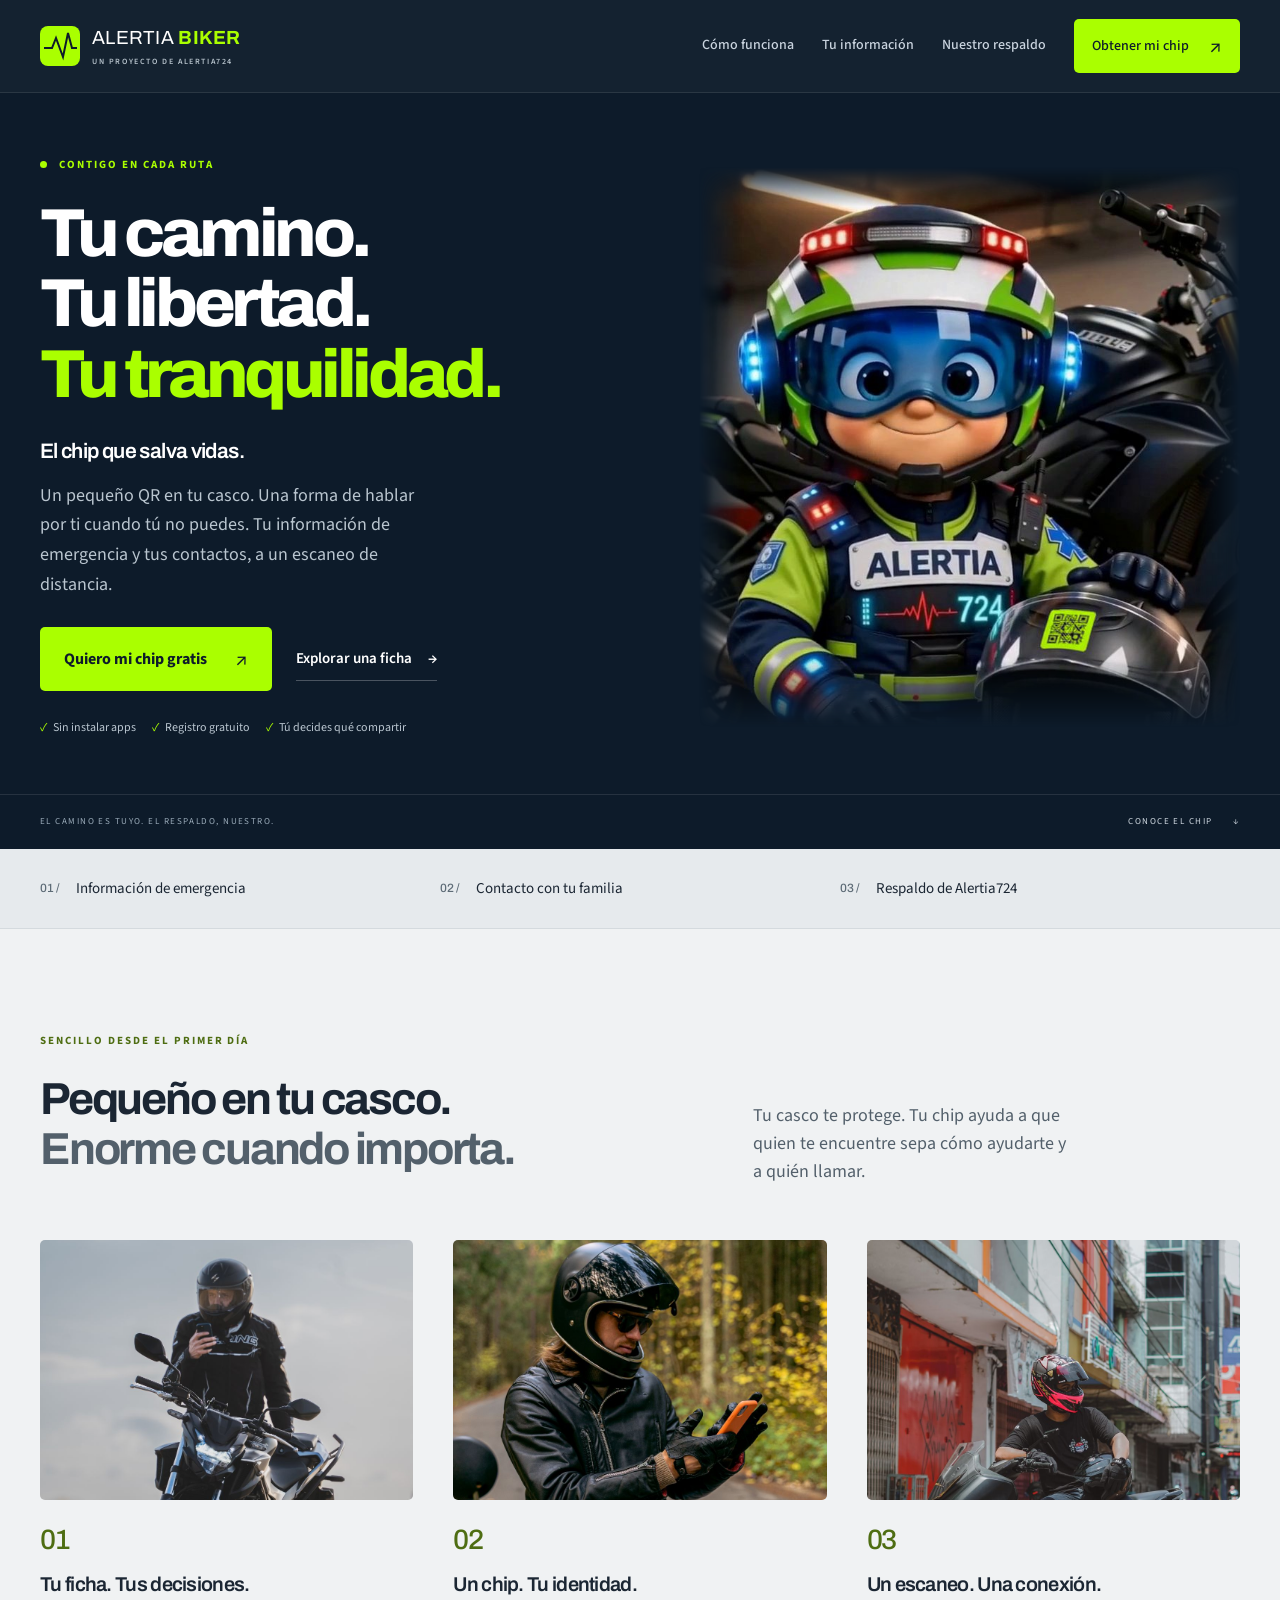
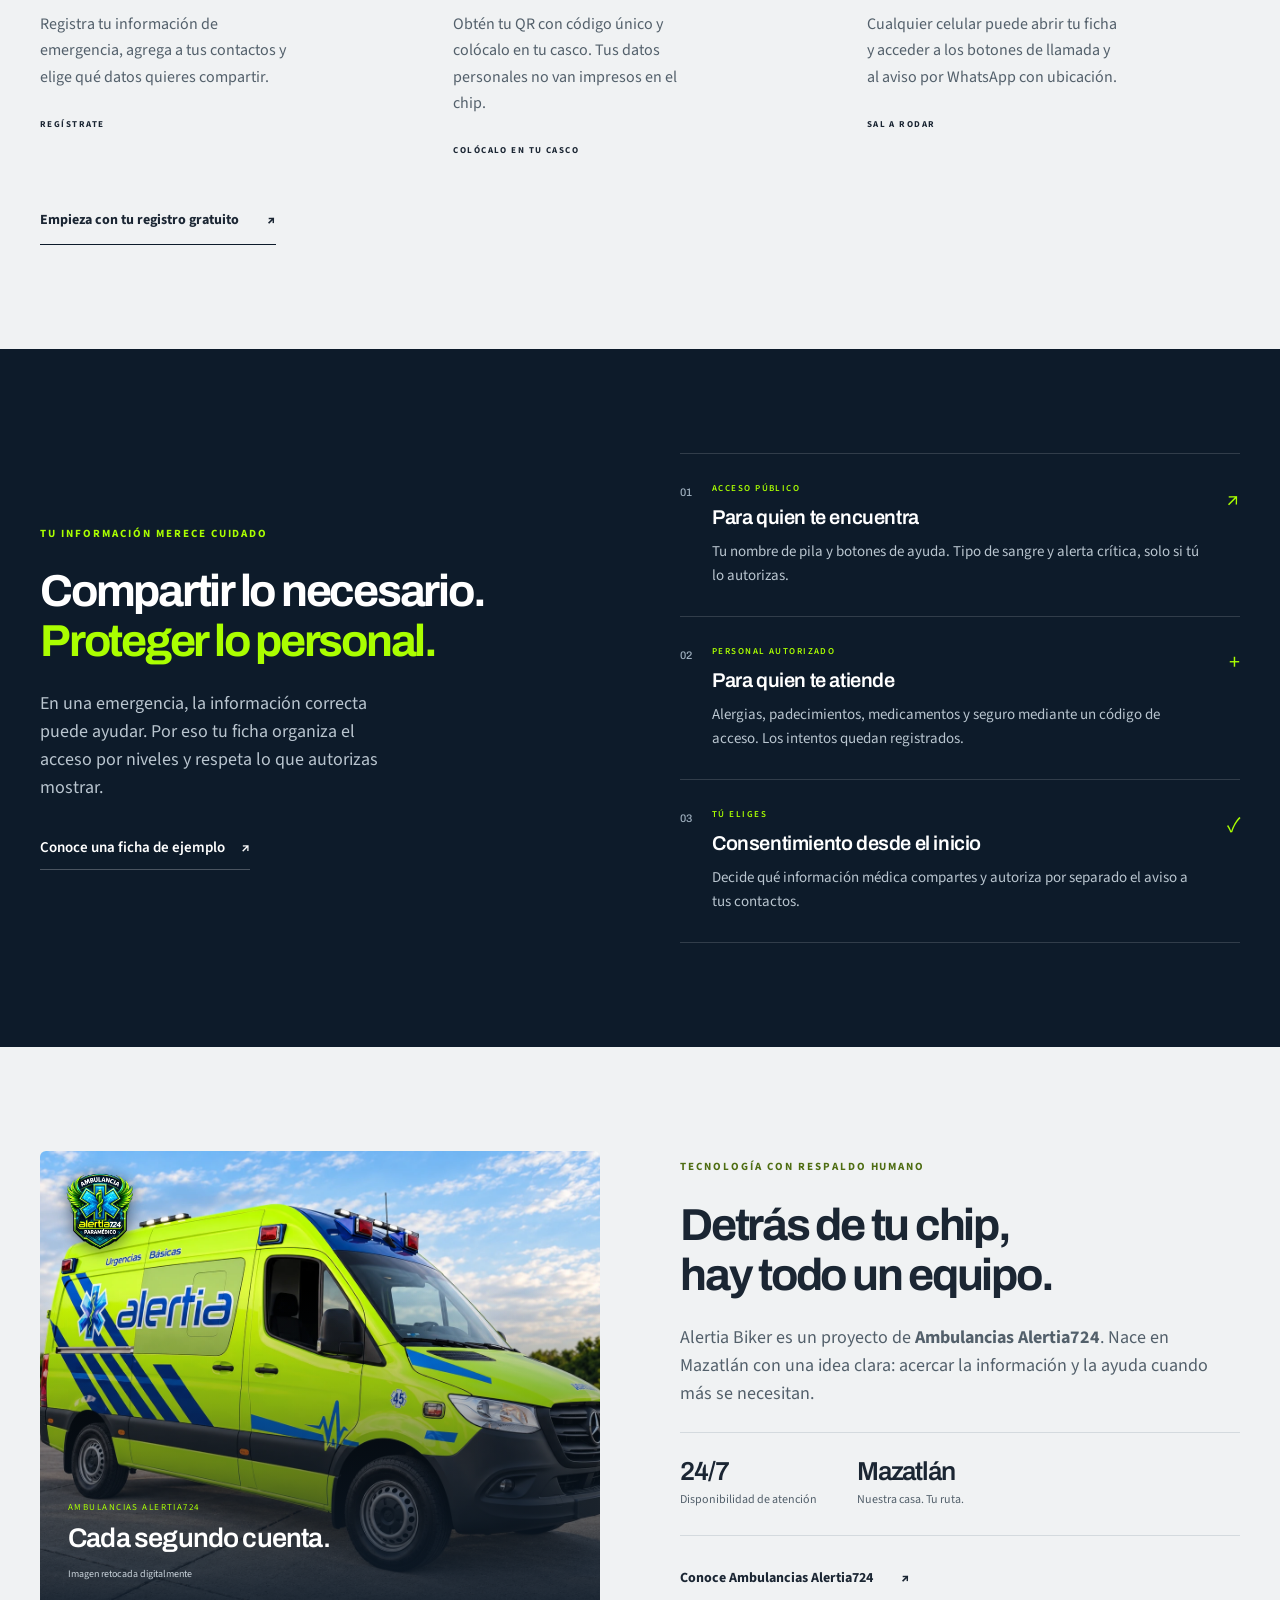
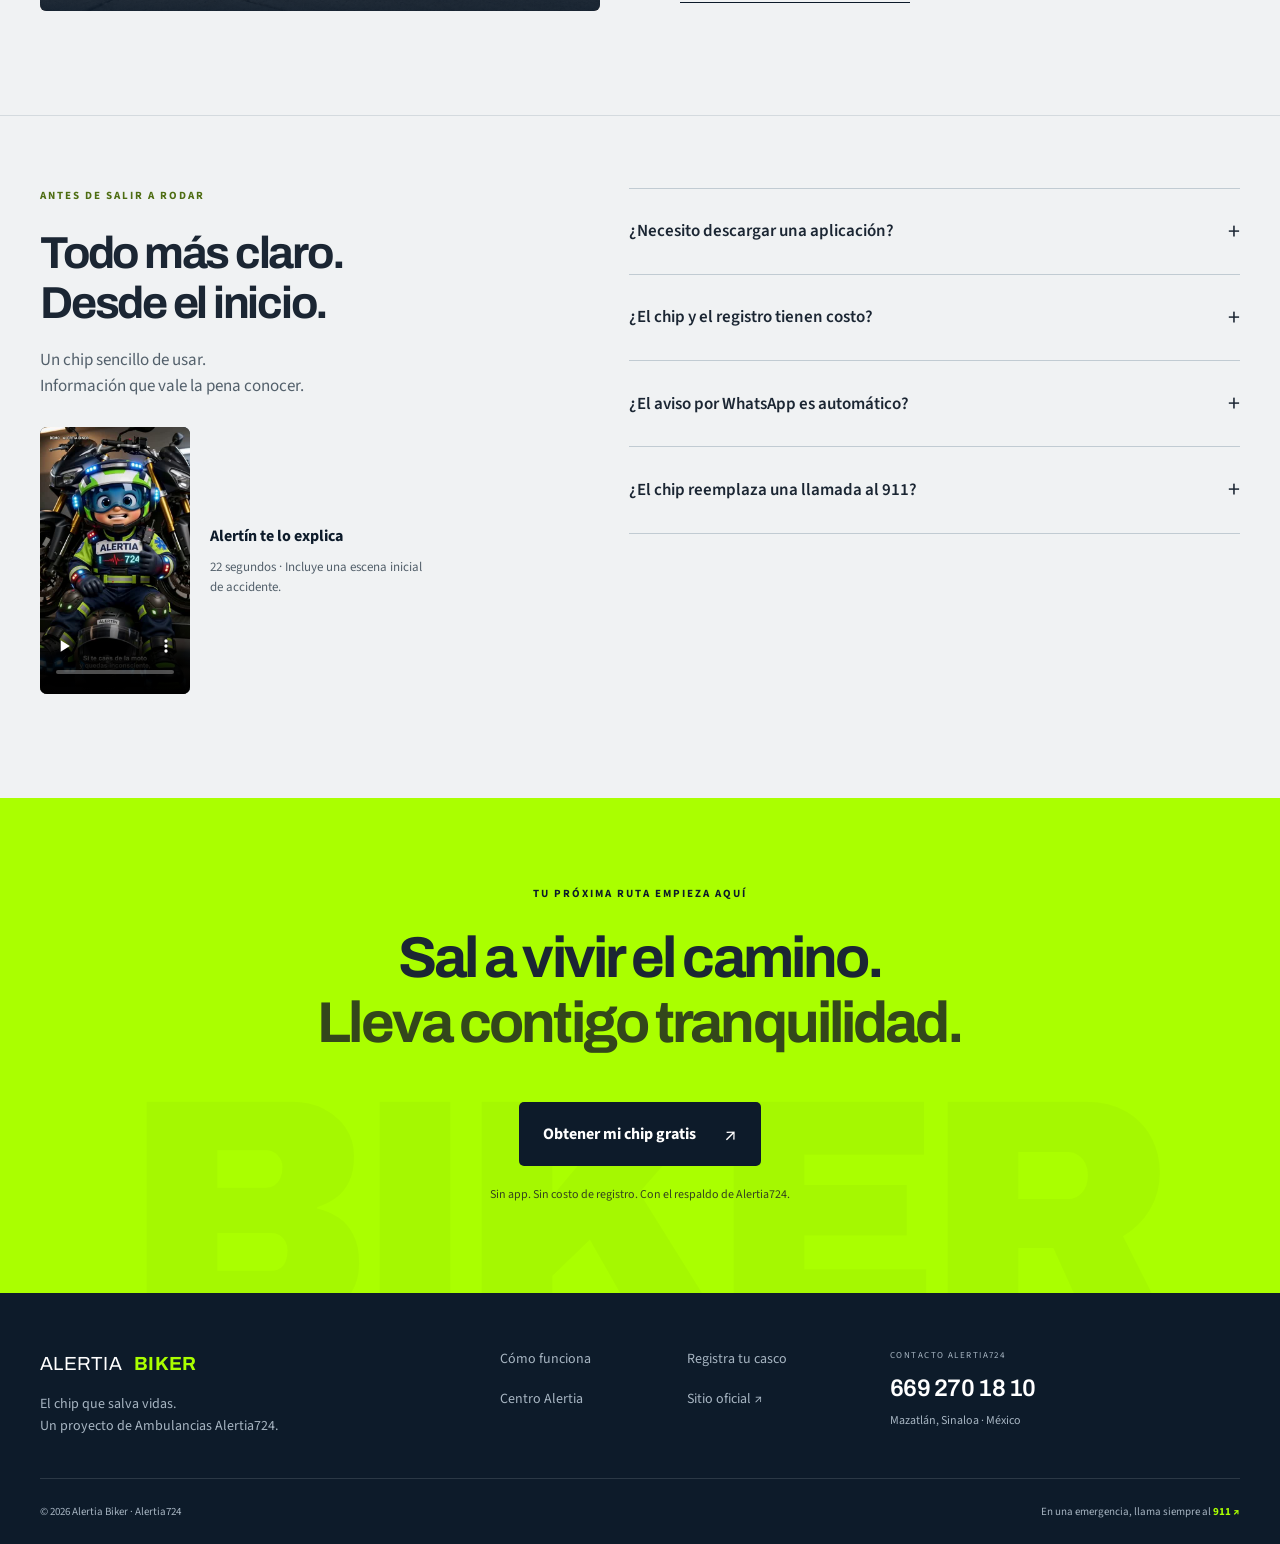
<file: index.html>
<!doctype html>
<html lang="es">
<head>
<meta charset="utf-8">
<meta name="viewport" content="width=device-width, initial-scale=1, viewport-fit=cover">
<title>Alertia Biker · El chip que salva vidas</title>
<meta name="description" content="Tu información de emergencia, a un escaneo de distancia. Un chip QR gratuito para tu casco, respaldado por Ambulancias Alertia724 en Mazatlán.">
<meta name="theme-color" content="#0D1B2A">
<link rel="preconnect" href="https://fonts.googleapis.com">
<link rel="preconnect" href="https://fonts.gstatic.com" crossorigin>
<link rel="stylesheet" href="https://fonts.googleapis.com/css2?family=Archivo:wght@500;600;700;800;900&family=Source+Sans+3:wght@400;500;600;700&display=swap">
<link rel="stylesheet" href="assets/estilo.css">
<link rel="stylesheet" href="assets/biker-premium.css">
</head>
<body class="biker-home">
<a class="skip-link" href="#contenido">Saltar al contenido</a>
<header class="nav"><div class="envoltura">
<a class="logo" href="./" aria-label="Alertia Biker, inicio"><svg class="brand-mark" viewBox="0 0 40 40" aria-hidden="true"><path d="M4 22h8l4-10 7 19 5-24 4 15h5"/></svg><span>ALERTIA <b>BIKER</b><small>UN PROYECTO DE ALERTIA724</small></span></a>
<nav aria-label="Navegación principal"><a class="oc" href="#como">Cómo funciona</a><a class="oc" href="#privacidad">Tu información</a><a class="oc" href="#respaldo">Nuestro respaldo</a><a class="btn btn-lima btn-chico" href="registro.html">Obtener mi chip <span aria-hidden="true">↗</span></a></nav>
</div></header>
<main id="contenido">
<section class="biker-hero" aria-labelledby="hero-title"><div class="envoltura hero-layout">
<div class="hero-copy"><p class="eyebrow"><span class="status-dot" aria-hidden="true"></span> CONTIGO EN CADA RUTA</p><h1 id="hero-title">Tu camino.<br>Tu libertad.<br><em>Tu tranquilidad.</em></h1><p class="hero-tagline">El chip que salva vidas.</p><p class="hero-description">Un pequeño QR en tu casco. Una forma de hablar por ti cuando tú no puedes. Tu información de emergencia y tus contactos, a un escaneo de distancia.</p><div class="hero-actions"><a class="btn btn-lima" href="registro.html">Quiero mi chip gratis <span aria-hidden="true">↗</span></a><a class="text-link" href="/ejemplo">Explorar una ficha <span aria-hidden="true">→</span></a></div><div class="hero-assurance"><span>Sin instalar apps</span><span>Registro gratuito</span><span>Tú decides qué compartir</span></div></div>
<div class="hero-art"><img class="hero-mascot" src="assets/alertin-casco.jpg" alt="Alertín junto a una motocicleta y un casco con el chip de Alertia Biker" width="768" height="1344" fetchpriority="high"></div></div><div class="hero-baseline envoltura"><span>EL CAMINO ES TUYO. EL RESPALDO, NUESTRO.</span><a href="#como">CONOCE EL CHIP <span aria-hidden="true">↓</span></a></div></section>
<section class="benefit-strip" aria-label="Beneficios del chip"><div class="envoltura"><div><strong>01 /</strong><span>Información de emergencia</span></div><div><strong>02 /</strong><span>Contacto con tu familia</span></div><div><strong>03 /</strong><span>Respaldo de Alertia724</span></div></div></section>
<section class="premium-section how-section" id="como" aria-labelledby="how-title"><div class="envoltura"><div class="section-heading"><div><p class="eyebrow">SENCILLO DESDE EL PRIMER DÍA</p><h2 id="how-title">Pequeño en tu casco.<br><span>Enorme cuando importa.</span></h2></div><p>Tu casco te protege. Tu chip ayuda a que quien te encuentre sepa cómo ayudarte y a quién llamar.</p></div><div class="journey">
<article><img class="step-photo" src="assets/paso-registro.jpg" alt="Motociclista detenido revisando su celular junto a su moto" width="1000" height="1500" loading="lazy"><span class="step-number">01</span><h3>Tu ficha. Tus decisiones.</h3><p>Registra tu información de emergencia, agrega a tus contactos y elige qué datos quieres compartir.</p><span class="step-caption">REGÍSTRATE</span></article>
<article><img class="step-photo" src="assets/paso-casco.jpg" alt="Motociclista con casco y equipo de protección" width="1000" height="1500" loading="lazy"><span class="step-number">02</span><h3>Un chip. Tu identidad.</h3><p>Obtén tu QR con código único y colócalo en tu casco. Tus datos personales no van impresos en el chip.</p><span class="step-caption">COLÓCALO EN TU CASCO</span></article>
<article><img class="step-photo" src="assets/paso-ruta.jpg" alt="Motociclista preparado con su casco en una calle urbana" width="1000" height="1500" loading="lazy"><span class="step-number">03</span><h3>Un escaneo. Una conexión.</h3><p>Cualquier celular puede abrir tu ficha y acceder a los botones de llamada y al aviso por WhatsApp con ubicación.</p><span class="step-caption">SAL A RODAR</span></article>
</div><a class="dark-link" href="registro.html">Empieza con tu registro gratuito <span aria-hidden="true">↗</span></a></div></section>
<section class="privacy-section premium-section" id="privacidad" aria-labelledby="privacy-title"><div class="envoltura privacy-layout"><div class="privacy-copy"><p class="eyebrow">TU INFORMACIÓN MERECE CUIDADO</p><h2 id="privacy-title">Compartir lo necesario.<br><em>Proteger lo personal.</em></h2><p>En una emergencia, la información correcta puede ayudar. Por eso tu ficha organiza el acceso por niveles y respeta lo que autorizas mostrar.</p><a class="text-link" href="/ejemplo">Conoce una ficha de ejemplo <span aria-hidden="true">↗</span></a></div><div class="access-levels">
<article><span class="access-index">01</span><div><p class="access-label">ACCESO PÚBLICO</p><h3>Para quien te encuentra</h3><p>Tu nombre de pila y botones de ayuda. Tipo de sangre y alerta crítica, solo si tú lo autorizas.</p></div><span class="access-symbol" aria-hidden="true">↗</span></article>
<article><span class="access-index">02</span><div><p class="access-label">PERSONAL AUTORIZADO</p><h3>Para quien te atiende</h3><p>Alergias, padecimientos, medicamentos y seguro mediante un código de acceso. Los intentos quedan registrados.</p></div><span class="access-symbol" aria-hidden="true">+</span></article>
<article><span class="access-index">03</span><div><p class="access-label">TÚ ELIGES</p><h3>Consentimiento desde el inicio</h3><p>Decide qué información médica compartes y autoriza por separado el aviso a tus contactos.</p></div><span class="access-symbol" aria-hidden="true">✓</span></article>
</div></div></section>
<section class="premium-section backing-section" id="respaldo" aria-labelledby="backing-title"><div class="envoltura backing-layout"><figure class="ambulance-image"><img class="official-seal" src="assets/marca-alertia.webp" alt="Identidad de Ambulancias Alertia724" width="80" height="80" loading="lazy"><img src="assets/ambulancia-alertia-neon.webp" alt="Ambulancia de Alertia724 en verde neón; imagen retocada digitalmente" width="1200" height="800" loading="lazy"><figcaption><span>AMBULANCIAS ALERTIA724</span><strong>Cada segundo cuenta.</strong><small class="retouch-label">Imagen retocada digitalmente</small></figcaption></figure><div><p class="eyebrow">TECNOLOGÍA CON RESPALDO HUMANO</p><h2 id="backing-title">Detrás de tu chip,<br>hay todo un equipo.</h2><p class="backing-description">Alertia Biker es un proyecto de <strong>Ambulancias Alertia724</strong>. Nace en Mazatlán con una idea clara: acercar la información y la ayuda cuando más se necesitan.</p><div class="backing-facts"><div><strong>24/7</strong><span>Disponibilidad de atención</span></div><div><strong>Mazatlán</strong><span>Nuestra casa. Tu ruta.</span></div></div><a class="dark-link" href="https://www.ambulanciasalertia.com/" target="_blank" rel="noopener noreferrer">Conoce Ambulancias Alertia724 <span aria-hidden="true">↗</span><span class="sr-only"> (abre en otra pestaña)</span></a></div></div></section>
<section class="faq-section premium-section" aria-labelledby="faq-title"><div class="envoltura faq-layout"><div><p class="eyebrow">ANTES DE SALIR A RODAR</p><h2 id="faq-title">Todo más claro.<br>Desde el inicio.</h2><p>Un chip sencillo de usar.<br>Información que vale la pena conocer.</p><figure class="explainer-video"><video controls playsinline preload="none" poster="assets/alertin-video-poster.jpg" aria-label="Alertín explica cómo funciona el chip Alertia Biker"><source src="assets/alertin-como-usar-chip.mp4" type="video/mp4"><track kind="captions" src="assets/alertin-como-usar-chip.vtt" srclang="es" label="Español"><a href="assets/alertin-como-usar-chip.mp4">Ver el video de Alertín</a></video><figcaption><strong>Alertín te lo explica</strong><span>22 segundos · Incluye una escena inicial de accidente.</span></figcaption></figure></div><div class="faq-list">
<details><summary>¿Necesito descargar una aplicación?</summary><p>No. El QR abre la ficha en el navegador del celular de quien lo escanea.</p></details>
<details><summary>¿El chip y el registro tienen costo?</summary><p>El chip y el registro de Alertia Biker son gratuitos. Esto no incluye servicios de ambulancia; su disponibilidad y costo se consultan directamente con Alertia724.</p></details>
<details><summary>¿El aviso por WhatsApp es automático?</summary><p>En esta versión, la persona que escanea utiliza el botón de WhatsApp para compartir el mensaje con tus contactos. La ubicación depende del permiso del navegador y de la conexión disponible.</p></details>
<details><summary>¿El chip reemplaza una llamada al 911?</summary><p>No. Ante una emergencia, llama siempre al 911. El chip facilita el acceso a información y contactos; no garantiza el envío automático de una ambulancia.</p></details>
</div></div></section>
<section class="premium-cta" aria-labelledby="cta-title"><div class="envoltura"><p class="eyebrow">TU PRÓXIMA RUTA EMPIEZA AQUÍ</p><h2 id="cta-title">Sal a vivir el camino.<br><span>Lleva contigo tranquilidad.</span></h2><a class="btn btn-navy" href="registro.html">Obtener mi chip gratis <span aria-hidden="true">↗</span></a><p class="cta-note">Sin app. Sin costo de registro. Con el respaldo de Alertia724.</p></div><span class="cta-watermark" aria-hidden="true">BIKER</span></section>
</main>
<footer class="premium-footer"><div class="envoltura"><div class="footer-top"><div><a class="logo" href="./">ALERTIA <b>BIKER</b></a><p>El chip que salva vidas.<br>Un proyecto de Ambulancias Alertia724.</p></div><div class="footer-links"><a href="#como">Cómo funciona</a><a href="registro.html">Registra tu casco</a><a href="centro.html">Centro Alertia</a><a href="https://www.ambulanciasalertia.com/" target="_blank" rel="noopener noreferrer">Sitio oficial ↗<span class="sr-only"> (abre en otra pestaña)</span></a></div><div class="footer-contact"><span>CONTACTO ALERTIA724</span><a href="tel:+526692701810">669 270 18 10</a><p>Mazatlán, Sinaloa · México</p></div></div><div class="footer-bottom"><span>© 2026 Alertia Biker · Alertia724</span><span>En una emergencia, llama siempre al <a href="tel:911">911 ↗</a></span></div></div></footer>
</body></html>
</file>
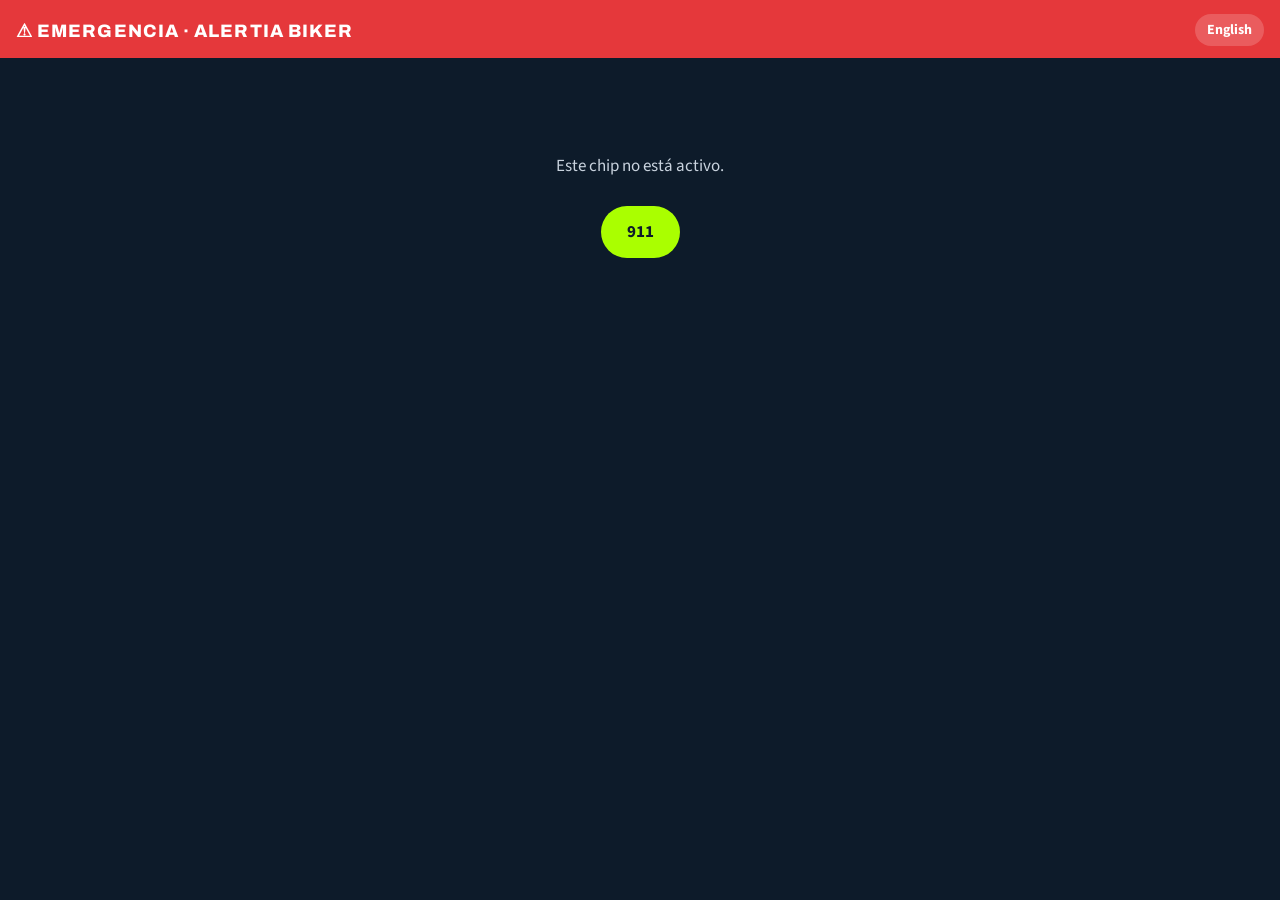
<file: e.html>
<!doctype html>
<html lang="es">
<head>
<meta charset="utf-8">
<meta name="viewport" content="width=device-width, initial-scale=1, viewport-fit=cover">
<title>Ficha de emergencia · Alertia Biker</title>
<meta name="theme-color" content="#E5383B">
<meta name="robots" content="noindex">
<link rel="stylesheet" href="https://fonts.googleapis.com/css2?family=Archivo:wght@700;800&family=Source+Sans+3:wght@400;600;700&display=swap">
<link rel="stylesheet" href="/assets/estilo.css">
<style>
body{background:var(--navy);color:#fff}
.top{background:var(--rojo);padding:14px max(16px,env(safe-area-inset-left)) 12px;display:flex;align-items:center;justify-content:space-between;gap:10px}
.top b{font:800 18px var(--f-tit);letter-spacing:.06em}
.top button{background:rgba(255,255,255,.18);color:#fff;border:0;border-radius:999px;padding:6px 12px;font:700 14px var(--f-txt);cursor:pointer}
.ficha{max-width:520px;margin:0 auto;padding:18px max(16px,env(safe-area-inset-left)) 40px}
.quien{display:flex;gap:14px;align-items:center;margin:6px 0 16px}
.avatar{width:64px;height:64px;border-radius:50%;background:var(--navy3);display:grid;place-items:center;font:800 28px var(--f-tit);color:var(--lima);flex:0 0 64px}
.quien h1{font-size:30px;margin:0}
.quien p{margin:2px 0 0;color:#9FB0C2}
.datos{display:grid;grid-template-columns:1fr 1fr;gap:10px;margin-bottom:16px}
.dato{background:var(--navy2);border:1px solid var(--navy3);border-radius:14px;padding:12px 14px}
.dato small{display:block;color:#9FB0C2;font-size:13px;text-transform:uppercase;letter-spacing:.08em}
.dato b{font:800 26px var(--f-tit);color:var(--lima)}
.dato.ancho{grid-column:1/-1}
.dato.ancho b{font-size:19px;color:#fff}
.alerta{background:#3A1418;border-color:#7A2A30}
.alerta b{color:#FFB3B5 !important}
.botones{display:grid;gap:10px}
.b{display:flex;align-items:center;gap:14px;border-radius:16px;padding:16px 18px;text-decoration:none;font:800 20px var(--f-tit);border:0;cursor:pointer;width:100%;text-align:left}
.b small{display:block;font:600 14px var(--f-txt);opacity:.85}
.b .ic{width:40px;height:40px;border-radius:50%;display:grid;place-items:center;flex:0 0 40px;font-size:20px}
.b-911{background:var(--rojo);color:#fff}.b-911 .ic{background:rgba(255,255,255,.2)}
.b-wa{background:var(--lima);color:var(--navy)}.b-wa .ic{background:var(--navy);color:var(--lima)}
.b-tel{background:#fff;color:var(--navy)}.b-tel .ic{background:var(--gris)}
.b-alertia{background:var(--navy2);color:#fff;border:1px solid var(--navy3)}.b-alertia .ic{background:var(--navy3)}
.nota{font-size:13px;color:#8EA0B4;margin:8px 2px 18px}
.para{margin-top:22px;background:var(--navy2);border:1px solid var(--navy3);border-radius:16px;padding:16px}
.para h2{font-size:18px;margin:0 0 10px;color:var(--lima)}
.para form{display:flex;gap:8px}
.para input{background:#0A1622;border-color:var(--navy3);color:#fff}
.clinica{display:none;margin-top:12px;display:grid;gap:8px}
.clinica[hidden]{display:none}
.clinica div{border-top:1px solid var(--navy3);padding-top:8px}
.clinica small{color:#9FB0C2;text-transform:uppercase;font-size:12px;letter-spacing:.08em;display:block}
.ubic{margin:0 0 14px;display:grid;gap:6px;justify-items:start}
.estado{font-size:14px;color:var(--lima);min-height:1.3em;margin:0 2px}
.vacio{text-align:center;padding:60px 10px;color:#C9D3DE}
.pie-f{text-align:center;color:#6F8296;font-size:13px;margin-top:26px}
.pie-f a{color:var(--lima)}
</style>
</head>
<body>
<div class="top"><b id="t-emerg">⚠ EMERGENCIA · ALERTIA BIKER</b><button id="idioma" type="button">English</button></div>
<main class="ficha" id="ficha"><p class="vacio">Cargando ficha…</p></main>

<script src="/assets/app.js"></script>
<script>
const id = (new URLSearchParams(location.search).get('id') || location.pathname.split('/').filter(Boolean).pop() || '').toUpperCase();
let F = null, lat = null, lng = null, en = false;

const T = {
  es: { emerg: '⚠ EMERGENCIA · ALERTIA BIKER', sangre: 'Tipo de sangre', alerta: 'Alerta crítica', llamar911: 'Llamar al 911', s911: 'Emergencias', wa: 'Avisar a', swa: 'WhatsApp con tu ubicación', tel: 'Llamar a', alertia: 'Llamar a Alertia 724', salertia: 'Ambulancias 24/7 · Mazatlán',
        nota: 'Esta página usa tu ubicación aproximada, si la permites, para avisar al centro Alertia 724 y a la familia. Solo se usa para esta emergencia.', para: '¿Eres personal autorizado de Alertia?', codigo: 'Código de personal (piloto)', ver: 'Ver ficha clínica',
        alergias: 'Alergias', padecimientos: 'Padecimientos', medicamentos: 'Medicamentos', seguro: 'Seguro', medico: 'Médico tratante', donador: 'Donador de órganos', si: 'Sí', no: 'No', nd: 'No registrado',
        noexiste: 'Este chip no está activo.', ubic: '✓ Ubicación compartida con el centro Alertia y lista para la familia', bubic: '📍 Compartir mi ubicación', buscando: 'Obteniendo tu ubicación…',
        negada: 'La ubicación está bloqueada en este celular. iPhone: Ajustes › Privacidad › Localización › Safari › «Mientras se usa». Android: toca el candado junto a la dirección › Permisos › Ubicación. Si abriste el QR desde una app lectora, ábrelo en Safari o Chrome.',
        fallo: 'No se pudo obtener la ubicación. Revisa que el GPS esté encendido e intenta de nuevo.', msg: (n, u) => `🚨 ALERTIA BIKER · AVISO IMPORTANTE\nEl casco de ${n} acaba de ser escaneado por alguien que podría estar ayudándole.${u ? `\nUbicación: ${u}` : ''}\nPor favor comunícate de inmediato. En emergencia marca 911. Centro Alertia 724: 669 270 18 10.` },
  en: { emerg: '⚠ EMERGENCY · ALERTIA BIKER', sangre: 'Blood type', alerta: 'Critical alert', llamar911: 'Call 911', s911: 'Emergency services (Mexico)', wa: 'Notify', swa: 'WhatsApp with your location', tel: 'Call', alertia: 'Call Alertia 724 ambulances', salertia: '24/7 · Mazatlán',
        nota: 'If you allow it, this page uses your approximate location to alert the Alertia 724 center and the family. It is only used for this emergency.', para: 'Authorized Alertia staff?', codigo: 'Staff code (pilot)', ver: 'Open clinical record',
        alergias: 'Allergies', padecimientos: 'Conditions', medicamentos: 'Medications', seguro: 'Insurance', medico: 'Doctor', donador: 'Organ donor', si: 'Yes', no: 'No', nd: 'Not provided',
        noexiste: 'This chip is not active.', ubic: '✓ Location shared with the Alertia center and ready for the family', bubic: '📍 Share my location', buscando: 'Getting your location…',
        negada: 'Location is blocked on this phone. iPhone: Settings › Privacy › Location Services › Safari › “While Using”. Android: tap the lock next to the address › Permissions › Location. If you opened the QR from a scanner app, open it in Safari or Chrome.',
        fallo: 'Could not get your location. Make sure GPS is on and try again.', msg: (n, u) => `🚨 ALERTIA BIKER · IMPORTANT\n${n}'s helmet was just scanned by someone who may be helping.${u ? `\nLocation: ${u}` : ''}\nPlease get in touch now. Emergency: 911. Alertia 724: +52 669 270 18 10.` }
};
const t = k => (en ? T.en : T.es)[k];

function mapa() { return lat ? `https://maps.google.com/?q=${lat.toFixed(5)},${lng.toFixed(5)}` : ''; }

function pintar() {
  if (!F) return;
  document.getElementById('t-emerg').textContent = t('emerg');
  document.getElementById('idioma').textContent = en ? 'Español' : 'English';
  const c = [[F.contacto1_nombre, F.contacto1_parentesco, F.contacto1_tel], [F.contacto2_nombre, F.contacto2_parentesco, F.contacto2_tel]].filter(x => x[0] && x[2]);
  const wa = c.map(([n, p, tel]) => `<a class="b b-wa" data-ev="whatsapp" data-tel="${esc(tel)}" href="https://wa.me/${telWA(tel)}?text=${encodeURIComponent(t('msg')(F.nombre, mapa()))}" target="_blank" rel="noopener"><span class="ic">✆</span><span>${t('wa')} ${esc(n)}${p ? ' · ' + esc(p) : ''}<small>${t('swa')}</small></span></a>`).join('');
  const tel = c.map(([n, p, tel]) => `<a class="b b-tel" data-ev="llamada_familia" href="tel:${esc(tel)}"><span class="ic">☎</span><span>${t('tel')} ${esc(n)}<small>${esc(tel)}</small></span></a>`).join('');
  document.getElementById('ficha').innerHTML = `
    <div class="quien"><div class="avatar">${esc(F.nombre[0] || '?')}</div><div><h1>${esc(F.nombre)}</h1><p>${esc(F.moto || '')}</p></div></div>
    <div class="datos">
      ${F.sangre ? `<div class="dato"><small>${t('sangre')}</small><b>${esc(F.sangre)}</b></div>` : ''}
      ${F.alerta_critica ? `<div class="dato ancho alerta"><small>${t('alerta')}</small><b>${esc(F.alerta_critica)}</b></div>` : ''}
    </div>
    <div class="ubic" id="ubic"><button type="button" class="btn btn-borde btn-chico" id="bubic" ${lat ? 'hidden' : ''}>${t('bubic')}</button><p class="estado" id="estado">${lat ? t('ubic') : ''}</p></div>
    <div class="botones">
      <a class="b b-911" data-ev="llamada_911" href="tel:911"><span class="ic">✚</span><span>${t('llamar911')}<small>${t('s911')}</small></span></a>
      ${wa}${tel}
      <a class="b b-alertia" href="tel:${ALERTIA_TEL}"><span class="ic">✱</span><span>${t('alertia')}<small>${t('salertia')}</small></span></a>
    </div>
    <p class="nota">${t('nota')}</p>
    <div class="para">
      <h2>${t('para')}</h2>
      <form id="fpara"><input id="cod" inputmode="numeric" autocomplete="off" placeholder="${t('codigo')}" aria-label="${t('codigo')}"><button class="btn btn-lima btn-chico" type="submit">${t('ver')}</button></form>
      <p class="error" id="perr"></p>
      <div class="clinica" id="clinica" hidden></div>
    </div>
    <p class="pie-f">Alertia Biker · <a href="/">alertia biker</a> · Alertia 724</p>`;
  document.querySelectorAll('[data-ev]').forEach(a => a.addEventListener('click', async ev => {
    if (a.dataset.ev === 'whatsapp' && !lat) {
      ev.preventDefault();            // primero intenta la ubicación (máx. 6 s) y luego abre WhatsApp
      await pedirUbicacion(6000);
      rpc('biker_evento', { p_id: id, p_tipo: 'whatsapp', p_lat: lat, p_lng: lng }).catch(() => {});
      location.href = `https://wa.me/${telWA(a.dataset.tel)}?text=${encodeURIComponent(t('msg')(F.nombre, mapa()))}`;
      return;
    }
    rpc('biker_evento', { p_id: id, p_tipo: a.dataset.ev, p_lat: lat, p_lng: lng }).catch(() => {});
  }));
  const bu = document.getElementById('bubic');
  if (bu) bu.onclick = () => pedirUbicacion(15000);
  document.getElementById('fpara').addEventListener('submit', async ev => {
    ev.preventDefault();
    try {
      const r = await rpc('biker_ficha_clinica', { p_id: id, p_codigo: document.getElementById('cod').value.trim() });
      const fila = (k, v) => `<div><small>${t(k)}</small>${esc(v || t('nd'))}</div>`;
      const cl = document.getElementById('clinica');
      cl.innerHTML = fila('sangre', r.sangre) + fila('alergias', r.alergias) + fila('padecimientos', r.padecimientos) + fila('medicamentos', r.medicamentos) + fila('seguro', r.seguro) + fila('medico', r.medico) + fila('donador', r.donador ? t('si') : t('no'));
      cl.hidden = false;
      document.getElementById('perr').textContent = '';
    } catch (e) { document.getElementById('perr').textContent = e.message; }
  });
}

document.getElementById('idioma').onclick = () => { en = !en; pintar(); };

// Pide la ubicación; si llega, la agrega al escaneo y actualiza los enlaces. Devuelve true/false.
function pedirUbicacion(ms) {
  return new Promise(res => {
    const e = document.getElementById('estado');
    if (!('geolocation' in navigator)) { if (e) e.textContent = t('fallo'); return res(false); }
    if (e && !lat) e.textContent = t('buscando');
    let listo = false;
    const fin = ok => { if (!listo) { listo = true; res(ok); } };
    setTimeout(() => fin(false), ms + 500);
    navigator.geolocation.getCurrentPosition(p => {
      lat = p.coords.latitude; lng = p.coords.longitude;
      rpc('biker_ubicar', { p_id: id, p_lat: lat, p_lng: lng }).catch(() => {});
      ubicacionLista(); fin(true);
    }, err => {
      if (e) e.textContent = err.code === 1 ? t('negada') : t('fallo');
      fin(false);
    }, { enableHighAccuracy: false, timeout: ms, maximumAge: 120000 });
  });
}

// Al llegar la ubicación solo se actualizan el aviso y los enlaces de WhatsApp (no se redibuja la ficha)
function ubicacionLista() {
  const e = document.getElementById('estado');
  if (e) e.textContent = t('ubic');
  const bu = document.getElementById('bubic');
  if (bu) bu.hidden = true;
  document.querySelectorAll('.b-wa').forEach(a => { a.href = `https://wa.me/${telWA(a.dataset.tel)}?text=${encodeURIComponent(t('msg')(F.nombre, mapa()))}`; });
}

(async () => {
  try {
    F = await rpc('biker_ficha_publica', { p_id: id });
  } catch (e) { F = null; }
  if (!F) {
    let estado = 'no_existe';
    try { estado = await rpc('biker_estado_chip', { p_id: id }); } catch (e) {}
    if (estado === 'sin_activar') {
      // Chip de fábrica que todavía no tiene dueño: invitar a activarlo
      document.querySelector('.top').style.background = 'var(--navy2)';
      document.getElementById('t-emerg').textContent = 'ALERTIA BIKER · CHIP NUEVO';
      document.getElementById('idioma').style.display = 'none';
      document.getElementById('ficha').innerHTML = `
        <div class="vacio" style="padding:30px 6px">
          <img src="/assets/alertin-cara.jpg" alt="Alertín" style="width:150px;height:150px;object-fit:cover;border-radius:50%;margin:0 auto 18px;border:4px solid var(--lima)">
          <h1 style="font-size:28px;color:#fff">¡Tu chip está listo para activarse!</h1>
          <p>Este chip Alertia Biker todavía no tiene dueño. Actívalo en 3 minutos con tus datos y el código de activación impreso en tu chip.</p>
          <a class="btn btn-lima" style="margin-top:12px" href="/registro?chip=${encodeURIComponent(id)}">Activar mi chip</a>
          <p style="font-size:14px;margin-top:22px">¿Encontraste a alguien herido? Este chip aún no tiene datos: llama al <a href="tel:911" style="color:var(--lima)">911</a>.</p>
        </div>`;
      return;
    }
    document.getElementById('ficha').innerHTML = `<p class="vacio">${t('noexiste')}<br><br><a class="btn btn-lima" href="tel:911">911</a></p>`;
    return;
  }
  en = !(navigator.language || 'es').toLowerCase().startsWith('es');
  pintar();
  // Registra el escaneo de inmediato; la ubicación se agrega en cuanto llegue (biker_ubicar).
  await rpc('biker_evento', { p_id: id, p_tipo: 'escaneo', p_lat: null, p_lng: null }).catch(() => {});
  pedirUbicacion(12000);
})();
</script>
</body>
</html>
</file>
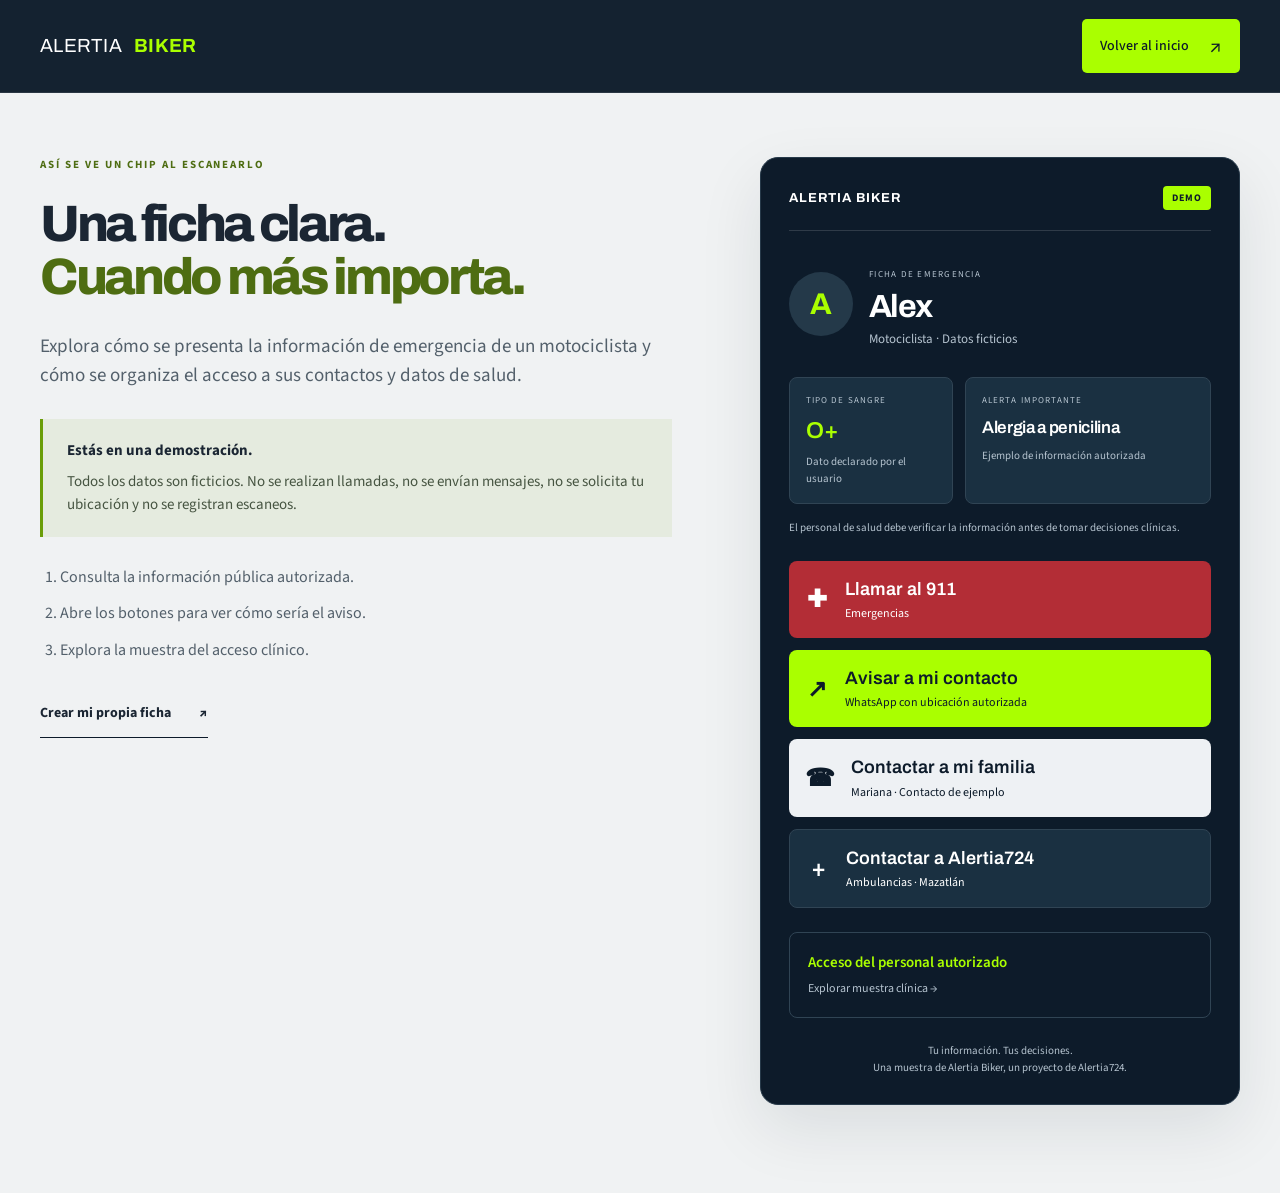
<file: ejemplo.html>
<!doctype html>
<html lang="es"><head><meta charset="utf-8"><meta name="viewport" content="width=device-width, initial-scale=1"><meta name="theme-color" content="#0D1B2A"><meta name="robots" content="noindex"><title>Ficha de ejemplo · Alertia Biker</title><link rel="stylesheet" href="https://fonts.googleapis.com/css2?family=Archivo:wght@500;600;700;800&family=Source+Sans+3:wght@400;500;600;700&display=swap"><link rel="stylesheet" href="assets/estilo.css"><link rel="stylesheet" href="assets/biker-premium.css"><link rel="stylesheet" href="assets/ejemplo.css"></head>
<body class="biker-home demo-page"><a class="skip-link" href="#contenido">Saltar al contenido</a><header class="nav"><div class="envoltura"><a class="logo" href="/">ALERTIA <b>BIKER</b></a><nav aria-label="Navegación"><a class="btn btn-lima btn-chico" href="/">Volver al inicio <span aria-hidden="true">↗</span></a></nav></div></header>
<main id="contenido" class="demo-layout envoltura"><section class="demo-intro"><p class="eyebrow">ASÍ SE VE UN CHIP AL ESCANEARLO</p><h1>Una ficha clara.<br><em>Cuando más importa.</em></h1><p>Explora cómo se presenta la información de emergencia de un motociclista y cómo se organiza el acceso a sus contactos y datos de salud.</p><div class="demo-notice"><strong>Estás en una demostración.</strong><p>Todos los datos son ficticios. No se realizan llamadas, no se envían mensajes, no se solicita tu ubicación y no se registran escaneos.</p></div><ol class="demo-guide"><li>Consulta la información pública autorizada.</li><li>Abre los botones para ver cómo sería el aviso.</li><li>Explora la muestra del acceso clínico.</li></ol><a class="dark-link" href="registro.html">Crear mi propia ficha <span aria-hidden="true">↗</span></a></section>
<section class="sample-record" aria-label="Ficha de emergencia de demostración"><div class="record-top"><span>ALERTIA BIKER</span><span class="demo-pill">DEMO</span></div><div class="record-person"><div class="record-avatar" aria-hidden="true">A</div><div><span class="record-kicker">FICHA DE EMERGENCIA</span><h2>Alex</h2><p>Motociclista · Datos ficticios</p></div></div><div class="record-data"><div><span>TIPO DE SANGRE</span><strong>O+</strong><small>Dato declarado por el usuario</small></div><div><span>ALERTA IMPORTANTE</span><strong>Alergia a penicilina</strong><small>Ejemplo de información autorizada</small></div></div><p class="record-disclaimer">El personal de salud debe verificar la información antes de tomar decisiones clínicas.</p>
<div class="record-actions"><details class="demo-action emergency"><summary><span aria-hidden="true">✚</span><span>Llamar al 911<small>Emergencias</small></span></summary><p>En una ficha real, este botón abre el marcador con el 911. En esta demostración no se inicia ninguna llamada.</p></details><details class="demo-action family"><summary><span aria-hidden="true">↗</span><span>Avisar a mi contacto<small>WhatsApp con ubicación autorizada</small></span></summary><div class="message-preview"><span>EJEMPLO DE MENSAJE · NO ENVIADO</span><p>ALERTIA BIKER · El casco de Alex fue escaneado por alguien que podría estar ayudándole. Ubicación: ubicación compartida con permiso. Por favor comunícate. En una emergencia marca 911.</p></div></details><details class="demo-action contact"><summary><span aria-hidden="true">☎</span><span>Contactar a mi familia<small>Mariana · Contacto de ejemplo</small></span></summary><p>En la ficha real se muestra el contacto registrado y se puede abrir el marcador del teléfono. Aquí no hay números personales ni llamadas activas.</p></details><details class="demo-action alertia"><summary><span aria-hidden="true">+</span><span>Contactar a Alertia724<small>Ambulancias · Mazatlán</small></span></summary><p>En una ficha real se puede llamar directamente a Alertia724. Consultar la ficha no solicita automáticamente una ambulancia.</p></details></div>
<details class="clinical-demo"><summary><span>Acceso del personal autorizado</span><small>Explorar muestra clínica →</small></summary><div class="clinical-content"><p class="clinical-warning">Solo para esta muestra, los datos ficticios están abiertos. En una ficha real este apartado requiere autorización.</p><dl><div><dt>Alergias</dt><dd>Penicilina (ejemplo)</dd></div><div><dt>Padecimientos</dt><dd>Sin padecimientos declarados (ejemplo)</dd></div><div><dt>Medicamentos</dt><dd>No registrados (ejemplo)</dd></div><div><dt>Seguro</dt><dd>Información de ejemplo</dd></div></dl></div></details><p class="record-foot">Tu información. Tus decisiones.<br>Una muestra de Alertia Biker, un proyecto de Alertia724.</p></section></main></body></html>
</file>
<file: assets/estilo.css>
/* Alertia Biker · paleta oficial Alertia 724: navy de fondo, verde neón de acento, grises claros */
:root{
  --navy:#0D1B2A; --navy2:#152A40; --navy3:#1F3A57;
  --lima:#AAFF00; --lima-osc:#4E7A00;
  --gris:#EEF1F4; --gris2:#DCE2E8; --gris3:#8B97A5;
  --blanco:#FFFFFF; --txt:#1B2633; --rojo:#E5383B; --azul:#1E90FF;
  --f-tit:"Archivo","Arial Black",Arial,sans-serif;
  --f-txt:"Source Sans 3",Arial,Helvetica,sans-serif;
  --radio:16px;
}
*{box-sizing:border-box}
[hidden]{display:none!important}
html{scroll-behavior:smooth}
body{margin:0;font:17px/1.55 var(--f-txt);color:var(--txt);background:var(--gris)}
img{max-width:100%;display:block}
a{color:inherit}
h1,h2,h3{font-family:var(--f-tit);line-height:1.1;margin:0 0 .4em;text-wrap:balance}
.envoltura{max-width:1140px;margin:0 auto;padding-left:max(18px,env(safe-area-inset-left));padding-right:max(18px,env(safe-area-inset-right))}

/* Barra superior */
.nav{position:sticky;top:0;z-index:20;background:rgba(13,27,42,.96);backdrop-filter:blur(6px);border-bottom:1px solid var(--navy3)}
.nav .envoltura{display:flex;align-items:center;gap:18px;height:64px}
.logo{display:flex;align-items:center;gap:10px;text-decoration:none;color:#fff;font-family:var(--f-tit);font-size:19px;letter-spacing:.04em}
.logo b{color:var(--lima)}
.logo .pulso{width:34px;height:20px}
.nav nav{margin-left:auto;display:flex;gap:18px;align-items:center}
.nav nav a{color:#C9D3DE;text-decoration:none;font-weight:600;font-size:15px}
.nav nav a:hover{color:var(--lima)}
.nav nav a.btn-lima,.nav nav a.btn-lima:hover{color:var(--navy)}
@media (max-width:760px){.nav nav a.oc{display:none}}

/* Botones */
.btn{display:inline-flex;align-items:center;justify-content:center;gap:8px;border:0;border-radius:999px;padding:14px 26px;font:700 17px var(--f-txt);text-decoration:none;cursor:pointer;transition:transform .12s,box-shadow .12s}
.btn:hover{transform:translateY(-1px)}
.btn:focus-visible{outline:3px solid var(--azul);outline-offset:2px}
.btn-lima{background:var(--lima);color:var(--navy);box-shadow:0 0 0 0 rgba(170,255,0,.5)}
.btn-lima:hover{box-shadow:0 6px 24px rgba(170,255,0,.35)}
.btn-borde{background:transparent;color:#fff;border:2px solid #47617D}
.btn-borde:hover{border-color:var(--lima);color:var(--lima)}
.btn-navy{background:var(--navy);color:#fff}
.btn-chico{padding:9px 18px;font-size:15px}

/* Hero */
.hero{background:radial-gradient(1200px 500px at 85% 20%,#173653 0%,var(--navy) 60%);color:#fff;overflow:hidden}
.hero .envoltura{display:grid;grid-template-columns:1.1fr .9fr;gap:30px;align-items:center;padding-block:56px 0}
.eti{display:inline-block;font:700 13px var(--f-txt);letter-spacing:.14em;text-transform:uppercase;color:var(--lima);border:1px solid #3B5A2A;background:rgba(170,255,0,.08);padding:6px 12px;border-radius:999px}
.hero h1{font-size:clamp(40px,6.4vw,76px);margin-top:18px}
.hero h1 em{font-style:normal;color:var(--lima)}
.hero p.lead{font-size:20px;color:#C9D3DE;max-width:34ch}
.hero .acciones{display:flex;gap:12px;flex-wrap:wrap;margin:26px 0 30px}
.hero .chips{display:flex;gap:18px;flex-wrap:wrap;color:#9FB0C2;font-size:15px;margin-bottom:46px}
.hero .chips span::before{content:"●";color:var(--lima);margin-right:7px}
.hero .foto{position:relative;align-self:end}
.hero .foto img{width:100%;max-width:440px;height:min(560px,62vh);object-fit:cover;object-position:50% 20%;margin-left:auto;border-radius:24px 24px 0 0;mask-image:linear-gradient(to bottom,#000 80%,transparent)}
.ecg{display:block;width:100%;height:60px;margin-top:-30px}
.ecg path{stroke:var(--lima);stroke-width:3;fill:none;stroke-dasharray:1400;stroke-dashoffset:1400;animation:trazo 3.2s ease-out forwards}
@keyframes trazo{to{stroke-dashoffset:0}}
@media (prefers-reduced-motion:reduce){.ecg path{animation:none;stroke-dashoffset:0}}
@media (max-width:860px){.hero .envoltura{grid-template-columns:1fr;padding-top:36px}.hero .foto img{max-width:340px;height:360px;margin:0 auto}}

/* Cifras */
.cifras{background:var(--navy2);color:#fff}
.cifras .envoltura{display:grid;grid-template-columns:repeat(4,1fr);gap:0}
.cifra{padding:28px 18px;border-left:1px solid var(--navy3)}
.cifra:first-child{border-left:0}
.cifra b{display:block;font:800 clamp(30px,4vw,44px) var(--f-tit);color:var(--lima);font-variant-numeric:tabular-nums}
.cifra span{color:#C9D3DE;font-size:15px}
.fuente{font-size:13px;color:#7D8FA3;padding-block:0 18px}
@media (max-width:860px){.cifras .envoltura{grid-template-columns:repeat(2,1fr)}.cifra:nth-child(3){border-left:0}}

/* Secciones */
.sec{padding-block:72px}
.sec h2{font-size:clamp(30px,4vw,44px)}
.sec .intro{color:#4B5867;max-width:60ch;font-size:19px;margin-bottom:34px}
.sec-oscura{background:var(--navy);color:#fff}
.sec-oscura .intro{color:#C9D3DE}
.pasos{display:grid;grid-template-columns:repeat(3,1fr);gap:20px;counter-reset:p}
.paso{background:#fff;border-radius:var(--radio);padding:26px;border:1px solid var(--gris2);position:relative}
.paso::before{counter-increment:p;content:counter(p);display:grid;place-items:center;width:46px;height:46px;border-radius:50%;background:var(--lima);color:var(--navy);font:800 22px var(--f-tit);margin-bottom:14px}
.paso h3{font-size:21px}
.paso p{margin:0;color:#4B5867}
@media (max-width:860px){.pasos{grid-template-columns:1fr}}

.capas{display:grid;grid-template-columns:repeat(3,1fr);gap:18px}
.capa{border-radius:var(--radio);padding:24px;background:var(--navy2);border:1px solid var(--navy3)}
.capa .nivel{font:700 13px var(--f-txt);letter-spacing:.12em;text-transform:uppercase;color:var(--lima)}
.capa h3{font-size:21px;margin-top:8px}
.capa p{color:#C9D3DE;margin:0}
@media (max-width:860px){.capas{grid-template-columns:1fr}}

.dos{display:grid;grid-template-columns:1fr 1fr;gap:40px;align-items:center}
@media (max-width:860px){.dos{grid-template-columns:1fr}}
.lista-check{list-style:none;padding:0;margin:0;display:grid;gap:14px}
.lista-check li{display:flex;gap:12px;align-items:flex-start}
.lista-check li::before{content:"";flex:0 0 26px;height:26px;border-radius:50%;background:var(--lima) url("data:image/svg+xml,%3Csvg xmlns='http://www.w3.org/2000/svg' viewBox='0 0 24 24'%3E%3Cpath d='M5 12l5 5 9-10' stroke='%230D1B2A' stroke-width='3' fill='none'/%3E%3C/svg%3E") center/16px no-repeat}

.cta-final{background:var(--lima);color:var(--navy);text-align:center}
.cta-final h2{font-size:clamp(30px,4.4vw,50px)}
.cta-final p{font-size:19px;max-width:52ch;margin:0 auto 26px}

footer.pie{background:var(--navy);color:#9FB0C2;padding-block:34px;font-size:15px}
footer.pie .envoltura{display:flex;justify-content:space-between;gap:20px;flex-wrap:wrap}
footer.pie b{color:#fff}

/* Formularios */
.panel{background:#fff;border-radius:20px;border:1px solid var(--gris2);box-shadow:0 10px 40px rgba(13,27,42,.08);padding:clamp(20px,4vw,40px)}
.campo{display:grid;gap:6px;margin-bottom:16px}
.campo label{font-weight:700;font-size:15px}
.campo small{color:var(--gris3)}
input,select,textarea{font:16px var(--f-txt);padding:12px 14px;border:1.5px solid var(--gris2);border-radius:12px;background:#fff;color:var(--txt);width:100%}
input:focus,select:focus,textarea:focus{outline:none;border-color:var(--navy);box-shadow:0 0 0 3px rgba(170,255,0,.45)}
.fila{display:grid;grid-template-columns:1fr 1fr;gap:14px}
@media (max-width:600px){.fila{grid-template-columns:1fr}}
.check{display:flex;gap:10px;align-items:flex-start;font-size:15px;margin-bottom:10px}
.check input{width:20px;height:20px;flex:0 0 20px;margin-top:2px;accent-color:var(--navy)}
.aviso{font-size:14px;color:#4B5867;background:var(--gris);border-radius:12px;padding:12px 14px}
.error{color:var(--rojo);font-weight:700;min-height:1.4em}
</file>
<file: assets/biker-premium.css>
/* Alertia Biker: presentación premium, aislada de los flujos de la plataforma. */
.biker-home{--ink:#0d1b2a;--surface:#f0f2f3;--muted:#53606b;--line:#d4dade;background:var(--surface);font-size:17px}
.biker-home .envoltura{max-width:1280px;padding-inline:40px}
.biker-home a:focus-visible,.biker-home summary:focus-visible{outline:3px solid #548700;outline-offset:5px}
.biker-home :is(header,.biker-hero,.privacy-section,.premium-footer) a:focus-visible{outline-color:var(--lima)}
.sr-only{position:absolute;width:1px;height:1px;padding:0;margin:-1px;overflow:hidden;clip:rect(0,0,0,0);white-space:nowrap;border:0}
.skip-link{position:fixed;top:8px;left:16px;transform:translateY(-150%);z-index:100;background:var(--lima);color:var(--ink);padding:12px 20px;font-weight:700}
.skip-link:focus{transform:translateY(0)}
.biker-home .nav{background:rgba(13,27,42,.97);border-color:#ffffff18;backdrop-filter:blur(16px)}
.biker-home .nav .envoltura{height:92px;gap:24px}
.biker-home .logo{font-size:19px;letter-spacing:.015em;gap:12px;flex-shrink:0}
.brand-mark{width:40px;height:40px;background:var(--lima);border-radius:8px;stroke:var(--ink);stroke-width:2;fill:none}
.logo small{display:block;font:600 8px/1.6 var(--f-txt);letter-spacing:.2em;color:#b5c1ca;margin-top:4px}
.biker-home .nav nav{gap:28px}
.biker-home .nav nav a{font-size:14px;font-weight:500}
.biker-home .btn{border-radius:5px;padding:17px 24px;gap:28px;font-size:16px;box-shadow:none;transition:background .2s,transform .2s}
.biker-home .btn:hover{box-shadow:none;background:#bdff3d;transform:translateY(-2px)}
.biker-home .btn-chico{padding:12px 18px;font-size:14px;gap:20px}
.biker-home .btn-navy{background:var(--ink);color:white}
.biker-home .btn-navy:hover{background:#20384b}
.biker-home .btn span{font-size:21px;font-weight:400}
.biker-hero{background:var(--ink);color:#fff;overflow:hidden}
.hero-layout{display:grid;grid-template-columns:1.1fr 1fr;gap:64px;padding-block:64px 56px;align-items:center}
.eyebrow{font:700 11px/1.5 var(--f-txt);letter-spacing:.18em;margin:0 0 24px;color:#4e6d12}
.biker-hero .eyebrow,.privacy-section .eyebrow{color:var(--lima)}
.status-dot{display:inline-block;width:7px;height:7px;background:var(--lima);border-radius:50%;margin-right:8px}
.biker-home h1{font-size:clamp(48px,5.3vw,74px);line-height:1.04;letter-spacing:-.065em;font-weight:800;margin:0}
.biker-home h1 em{font-style:normal;color:var(--lima)}
.hero-tagline{font:600 21px/1.4 var(--f-tit);margin:28px 0 14px;letter-spacing:-.03em}
.hero-description{font-size:18px;line-height:1.65;color:#b9c5cf;max-width:43ch;margin:0}
.hero-actions{display:flex;align-items:center;flex-wrap:wrap;gap:24px;margin-top:28px}
.text-link{display:inline-flex;align-items:center;gap:16px;color:#fff;text-decoration:none;border-bottom:1px solid #ffffff40;padding-block:10px;font-size:15px;font-weight:600}
.text-link:hover{color:var(--lima);border-color:var(--lima)}
.hero-assurance{display:flex;flex-wrap:wrap;gap:8px 16px;margin-top:28px;color:#b9c5cf;font-size:12px}
.hero-assurance span::before{content:'✓';color:var(--lima);margin-right:6px}
.hero-art{position:relative;height:560px;border:1px solid #ffffff24;border-radius:8px;isolation:isolate;background:#152536}
.hero-mascot{width:100%;height:100%;object-fit:cover;object-position:50% 14%;border-radius:7px}
.hero-art::after{content:'';position:absolute;inset:0;z-index:1;border-radius:7px;background:linear-gradient(180deg,rgba(13,27,42,.55),transparent 26%,transparent 60%,rgba(13,27,42,.92))}
.art-label{position:absolute;left:24px;right:24px;top:20px;z-index:2;display:flex;justify-content:space-between;gap:12px;font-size:9px;font-weight:700;letter-spacing:.16em;color:white}
.art-bottom{position:absolute;bottom:28px;left:24px;right:24px;z-index:2;display:flex;gap:12px;align-items:center;font-size:13px;color:#c4cdd5;line-height:1.5}
.art-bottom strong{color:white;font-weight:600}
.cross-symbol{font-size:40px;font-weight:400;color:var(--lima);line-height:1}
.chip-callout{position:absolute;left:-28px;bottom:112px;z-index:3;display:flex;align-items:center;gap:14px;padding:18px 20px;background:var(--lima);color:var(--ink);border-radius:4px;box-shadow:0 8px 32px #0003}
.chip-callout svg{width:34px;height:34px;fill:none;stroke:currentColor;stroke-width:2}
.chip-callout div{font-size:9px;letter-spacing:.12em}
.chip-callout strong{display:block;font-size:11px;letter-spacing:.025em;margin-top:4px}
.hero-baseline{display:flex;justify-content:space-between;gap:20px;padding-block:20px;border-top:1px solid #ffffff1a;font-size:9px;letter-spacing:.16em;color:#9aabb9}
.hero-baseline a{color:#d0d9e1;text-decoration:none;display:flex;gap:20px}
.benefit-strip{border-bottom:1px solid var(--line);background:#e6eaed}
.benefit-strip .envoltura{display:grid;grid-template-columns:repeat(3,1fr)}
.benefit-strip .envoltura>div{display:flex;align-items:center;gap:16px;padding:28px 0;font-size:15px}
.benefit-strip strong{font:500 12px var(--f-tit);color:#5d6b76}
.premium-section{padding-block:104px;scroll-margin-top:100px}
.biker-home h2{font-size:clamp(32px,3.5vw,48px);font-weight:700;letter-spacing:-.05em;line-height:1.12}
.section-heading{display:grid;grid-template-columns:1.3fr 1fr;gap:80px;align-items:end;margin-bottom:48px}
.section-heading h2 span{color:var(--muted)}
.section-heading>p{color:var(--muted);max-width:36ch;margin:0 0 6px;font-size:18px}
.journey{display:grid;grid-template-columns:repeat(3,1fr);gap:40px}
.journey article{border-top:1px solid #a8b3bc;padding-top:24px;position:relative}
.step-number{display:block;font:500 42px var(--f-tit);letter-spacing:-.05em;color:#637581;margin-bottom:32px}
.journey h3{font-size:20px;letter-spacing:-.035em;font-weight:600}
.journey p{color:var(--muted);font-size:16px;max-width:32ch;line-height:1.65}
.step-caption{display:block;font-size:9px;letter-spacing:.16em;font-weight:700;margin-top:28px}
.dark-link{display:inline-flex;align-items:center;gap:28px;border-bottom:1px solid var(--ink);padding-block:12px;font-weight:700;font-size:14px;text-decoration:none}
.dark-link:hover{color:#4e6d12;border-color:#4e6d12}
.how-section .dark-link{margin-top:40px}
.privacy-section{background:var(--ink);color:white}
.privacy-layout{display:grid;grid-template-columns:1fr 1fr;gap:80px;align-items:center}
.privacy-copy h2 em{color:var(--lima);font-style:normal}
.privacy-copy>p:not(.eyebrow){color:#b9c5cf;max-width:39ch;margin:24px 0;font-size:18px}
.access-levels article{display:flex;gap:20px;border-top:1px solid #ffffff26;padding:28px 0}
.access-levels article:last-child{border-bottom:1px solid #ffffff26}
.access-index{font:500 11px var(--f-tit);color:#9eafbe;padding-top:4px}
.access-label{margin:0 0 10px;font-size:9px;letter-spacing:.16em;color:var(--lima);font-weight:600}
.access-levels h3{font-size:20px;font-weight:600;letter-spacing:-.02em}
.access-levels h3+p{font-size:15px;color:#b9c5cf;margin:12px 0 0;line-height:1.6}
.access-symbol{margin-left:auto;color:var(--lima);font-size:22px}
.backing-layout{display:grid;grid-template-columns:1fr 1fr;gap:80px;align-items:center}
.ambulance-image{position:relative;margin:0;height:460px;background:#152536;border-radius:6px;overflow:hidden}
.ambulance-image::after{content:'';position:absolute;inset:30% 0 0;background:linear-gradient(transparent,#0d1b2aee)}
.ambulance-image img{height:100%;width:100%;object-fit:cover}
.ambulance-image figcaption{position:absolute;left:28px;right:28px;bottom:28px;z-index:1;color:white}
.ambulance-image figcaption span{display:block;color:var(--lima);font-size:9px;letter-spacing:.16em;margin-bottom:8px}
.ambulance-image figcaption strong{font:600 27px var(--f-tit);letter-spacing:-.03em}
.backing-description{color:var(--muted);font-size:18px;margin:24px 0}
.backing-facts{display:flex;gap:40px;padding-block:24px;border-block:1px solid var(--line);margin-bottom:20px}
.backing-facts strong{display:block;font:600 26px var(--f-tit);letter-spacing:-.04em}
.backing-facts span{font-size:12px;color:var(--muted)}
.faq-section{border-top:1px solid var(--line);padding-top:72px}
.faq-layout{display:grid;grid-template-columns:1fr 1.2fr;gap:80px}
.faq-layout>div>p:not(.eyebrow){color:var(--muted)}
.faq-list details{border-bottom:1px solid #c1cbd2}
.faq-list details:first-child{border-top:1px solid #c1cbd2}
.faq-list summary{cursor:pointer;list-style:none;display:flex;align-items:center;justify-content:space-between;gap:24px;font-size:17px;font-weight:600;padding:24px 0;min-height:64px}
.faq-list summary::-webkit-details-marker{display:none}
.faq-list summary::after{content:'+';font-size:24px;font-weight:400;flex-shrink:0}
.faq-list details[open] summary::after{content:'−'}
.faq-list details p{margin:0 28px 24px 0;color:var(--muted);font-size:16px}
.premium-cta{position:relative;isolation:isolate;overflow:hidden;background:var(--lima);padding-block:88px;text-align:center}
.premium-cta .envoltura{position:relative;z-index:1}
.premium-cta .eyebrow{color:var(--ink);margin-bottom:24px}
.premium-cta h2{font-size:clamp(36px,4.5vw,62px)}
.premium-cta h2 span{color:#33471b}
.premium-cta .btn{margin-top:24px}
.cta-note{font-size:12px;margin:20px 0 0;color:#34451d}
.cta-watermark{position:absolute;bottom:-.3em;left:50%;transform:translateX(-50%);font:900 clamp(120px,25vw,360px) var(--f-tit);color:#0d1b2a07;letter-spacing:-.05em;z-index:0}
.premium-footer{background:var(--ink);color:#a7b5c2;padding-block:56px 24px}
.footer-top{display:grid;grid-template-columns:1.2fr 1fr 1fr;gap:40px;padding-bottom:40px}
.footer-top p{font-size:14px;margin:16px 0 0}
.footer-links{display:grid;grid-template-columns:1fr 1fr;gap:16px 24px;align-content:start;font-size:14px}
.footer-links a{text-decoration:none;min-height:24px}
.footer-links a:hover{color:var(--lima)}
.footer-contact>span{display:block;font-size:9px;letter-spacing:.16em;margin-bottom:12px}
.footer-contact>a{font:600 24px var(--f-tit);color:white;text-decoration:none;letter-spacing:-.03em}
.footer-contact p{font-size:12px;margin-top:8px}
.footer-bottom{border-top:1px solid #ffffff20;padding-top:24px;display:flex;justify-content:space-between;gap:16px;font-size:11px}
.footer-bottom a{color:var(--lima);font-weight:700;text-decoration:none}
@media(min-width:1600px){.hero-layout{padding-block:80px 72px}.hero-art{height:600px}}
@media(max-width:1100px){.biker-home .envoltura{padding-inline:28px}.biker-home .nav nav{gap:20px}.biker-home .nav nav a.oc{display:none}.hero-layout{gap:40px}.biker-home h1{font-size:clamp(44px,5.8vw,64px)}.hero-art{height:540px}.hero-actions{gap:16px}.hero-description{font-size:17px}.privacy-layout,.backing-layout,.faq-layout{gap:48px}.section-heading{gap:48px}.biker-home .logo{font-size:18px}.journey{gap:28px}}
@media(max-width:760px){.biker-home .envoltura{padding-inline:24px}.biker-home .nav .envoltura{height:76px;gap:12px}.biker-home .logo{font-size:15px;gap:8px}.logo small{font-size:6px;letter-spacing:.12em}.brand-mark{width:32px;height:32px}.biker-home .nav .btn-chico{padding:10px 12px;font-size:12px;gap:10px}.biker-home .nav .btn-chico span{font-size:17px}.hero-layout{grid-template-columns:1fr;gap:40px;padding-block:44px 32px}.biker-home h1{font-size:clamp(42px,9.5vw,68px)}.hero-tagline{margin-top:24px;font-size:20px}.hero-description{max-width:45ch}.hero-art{height:480px;max-width:520px;width:100%;margin:auto}.hero-mascot{object-position:50% 39%}.chip-callout{left:-8px;bottom:100px}.hero-baseline{font-size:8px;gap:16px}.hero-baseline>a{gap:8px;white-space:nowrap}.benefit-strip .envoltura{grid-template-columns:1fr}.benefit-strip .envoltura>div{padding:16px 0;font-size:14px;border-bottom:1px solid #cbd3da}.benefit-strip .envoltura>div:last-child{border-bottom:0}.premium-section{padding-block:64px;scroll-margin-top:80px}.section-heading,.privacy-layout,.backing-layout,.faq-layout{grid-template-columns:1fr;gap:32px}.section-heading{margin-bottom:36px}.section-heading>p{max-width:44ch;font-size:17px}.biker-home h2{font-size:34px}.journey{grid-template-columns:1fr;gap:28px}.journey article{padding:24px 0 0 60px}.step-number{position:absolute;top:22px;left:0;font-size:28px;margin:0}.journey h3{font-size:21px}.journey p{max-width:46ch}.step-caption{margin-top:20px}.eyebrow{margin-bottom:20px;font-size:10px}.access-levels article{padding-block:24px}.ambulance-image{height:360px}.backing-layout{gap:36px}.backing-facts{gap:32px}.premium-cta{padding-block:64px}.premium-cta h2{font-size:36px}.premium-footer{padding-top:40px}.footer-top{grid-template-columns:1fr 1fr;gap:32px}.footer-top>div:first-child{grid-column:1/-1}.footer-links{grid-template-columns:1fr;gap:12px}.footer-contact>a{font-size:20px}.footer-bottom{flex-direction:column;gap:12px}.hero-assurance{font-size:11px}}
@media(max-width:360px){.biker-home .envoltura{padding-inline:16px}.brand-mark{display:none}.biker-home .logo{font-size:14px}.biker-home .nav .btn-chico{font-size:11px}.biker-home h1{font-size:40px}.biker-home .btn{font-size:14px;padding:16px 18px}.hero-art{height:400px}.chip-callout{padding:14px 12px;gap:10px}.chip-callout strong{font-size:10px}.hero-baseline{letter-spacing:.06em}.backing-facts{gap:24px}.backing-facts strong{font-size:23px}.footer-contact>a{font-size:17px}}
@media(prefers-reduced-motion:reduce){html{scroll-behavior:auto}.biker-home .btn{transition:none}.biker-home .btn:hover{transform:none}}
.ambulance-image .official-seal{position:absolute;top:20px;left:20px;width:80px;height:80px;object-fit:contain;z-index:2;filter:drop-shadow(0 2px 8px #0d1b2a99)}

/* Ajustes visuales: Alertín sin rótulos, fotografías editoriales y video compacto. */
.biker-home .hero-art{border:0;border-radius:0;background:transparent}
.biker-home .hero-art::after{display:none}
.biker-home .hero-mascot{border-radius:0;mask-image:linear-gradient(to right,transparent,#000 8%,#000 92%,transparent),linear-gradient(to bottom,transparent,#000 7%,#000 88%,transparent);mask-composite:intersect}
.journey .step-photo{width:100%;height:260px;object-fit:cover;object-position:50% 35%;margin-bottom:24px;border-radius:5px}
.journey article{border-top:0;padding-top:0}
.journey article:nth-child(2) .step-photo{object-position:50% 30%}
.journey article:nth-child(3) .step-photo{object-position:50% 40%}
.journey .step-number{font-size:28px;margin-bottom:18px;color:#4e6d12}
.explainer-video{margin:28px 0 0;display:flex;align-items:center;gap:20px;max-width:390px}
.explainer-video video{display:block;width:150px;max-width:44%;height:auto;aspect-ratio:9/16;background:var(--ink);border-radius:7px;object-fit:contain}
.explainer-video figcaption{display:grid;gap:8px;font-size:13px;color:var(--muted)}
.explainer-video strong{font-size:16px;color:var(--ink)}
@media(max-width:760px){.journey article{padding:0}.journey .step-number{position:static;font-size:24px;margin:0 0 14px}.journey .step-photo{height:280px}.explainer-video{margin-bottom:12px}}
.ambulance-image .retouch-label{display:block;font-size:10px;color:#cad4dc;margin-top:12px}.ambulance-image img:not(.official-seal){object-position:50% 50%}
</file>
<file: assets/ejemplo.css>
.demo-layout{display:grid;grid-template-columns:1fr 480px;gap:88px;padding-block:64px 88px;align-items:start}
.demo-intro{position:sticky;top:140px}.demo-intro h1{font-size:clamp(40px,4vw,58px)}.demo-intro h1 em{color:#4e6d12}.demo-intro>p:not(.eyebrow){font-size:19px;color:var(--muted);margin:28px 0}.demo-notice{border-left:3px solid #6a9d08;background:#e5ebdf;padding:20px 24px;margin:28px 0;font-size:15px}.demo-notice p{margin:8px 0 0;color:#465441}.demo-guide{padding-left:20px;color:var(--muted);font-size:16px;display:grid;gap:12px;margin-block:28px}
.sample-record{background:var(--ink);color:white;border-radius:18px;padding:28px;box-shadow:0 24px 64px #0d1b2a18;border:1px solid #273a4a}.record-top{display:flex;justify-content:space-between;align-items:center;font:700 13px var(--f-tit);letter-spacing:.08em;border-bottom:1px solid #ffffff24;padding-bottom:20px}.demo-pill{background:var(--lima);color:var(--ink);padding:5px 9px;border-radius:4px;font:700 10px var(--f-txt)}.record-person{display:flex;align-items:center;gap:16px;padding-block:28px}.record-avatar{background:#243949;color:var(--lima);display:grid;place-items:center;width:64px;height:64px;border-radius:50%;font:700 30px var(--f-tit);flex-shrink:0}.record-kicker{font-size:9px;color:#b5c3cf;letter-spacing:.14em}.record-person h2{font-size:32px;margin:4px 0}.record-person p{font-size:13px;color:#b5c3cf;margin:0}.record-data{display:grid;grid-template-columns:.8fr 1.2fr;gap:12px}.record-data>div{padding:16px;border-radius:8px;background:#1a3041;border:1px solid #304454}.record-data span{display:block;font-size:9px;letter-spacing:.12em;color:#b5c3cf}.record-data strong{display:block;font:600 23px var(--f-tit);color:var(--lima);margin:10px 0;letter-spacing:-.02em}.record-data>div:last-child strong{font-size:17px;color:#fff}.record-data small{font-size:11px;color:#b5c3cf;display:block}.record-disclaimer{font-size:11px;line-height:1.5;color:#b5c3cf;margin:16px 0 24px}.record-actions{display:grid;gap:12px}.demo-action{border-radius:8px;overflow:hidden}.demo-action summary{padding:16px;display:flex;gap:16px;align-items:center;cursor:pointer;list-style:none;font:600 18px var(--f-tit);line-height:1.35;min-height:76px}.demo-action summary::-webkit-details-marker,.clinical-demo summary::-webkit-details-marker{display:none}.demo-action summary>span:first-child{font-size:24px;flex:0 0 24px;text-align:center}.demo-action small{display:block;font:400 12px var(--f-txt);margin-top:4px}.demo-action>p,.message-preview{font-size:14px;line-height:1.6;padding:0 18px 18px;margin:0}.message-preview>span{font-size:9px;font-weight:700;letter-spacing:.1em}.message-preview p{margin:10px 0 0}.emergency{background:#b32d36;color:white}.family{background:var(--lima);color:var(--ink)}.contact{background:#eef1f4;color:var(--ink)}.alertia{background:#1a3041;border:1px solid #304454;color:white}.clinical-demo{border:1px solid #304454;border-radius:8px;margin-top:24px}.clinical-demo summary{padding:18px;cursor:pointer;list-style:none;font-size:15px;font-weight:600;color:var(--lima)}.clinical-demo summary small{display:block;font-size:12px;color:#b5c3cf;font-weight:400;margin-top:6px}.clinical-content{padding:0 18px 18px}.clinical-warning{font-size:12px;color:#d1dce4;background:#263f50;padding:12px;border-radius:5px}.clinical-content dl{margin:16px 0 0}.clinical-content dl>div{border-top:1px solid #304454;padding:12px 0}.clinical-content dt{font-size:11px;color:#b5c3cf}.clinical-content dd{margin:4px 0 0;font-size:14px}.record-foot{font-size:11px;color:#b5c3cf;text-align:center;margin:24px 0 0}
@media(max-width:1100px){.demo-layout{grid-template-columns:1fr 440px;gap:40px}}@media(max-width:850px){.demo-layout{grid-template-columns:1fr;gap:40px;padding-block:40px}.demo-intro{position:static}.demo-intro h1{font-size:44px}.sample-record{max-width:520px;width:100%;margin:auto}}@media(max-width:400px){.sample-record{padding:20px 16px;border-radius:12px}.record-data{grid-template-columns:1fr}.demo-intro h1{font-size:38px}.demo-action summary{font-size:16px}}
</file>
